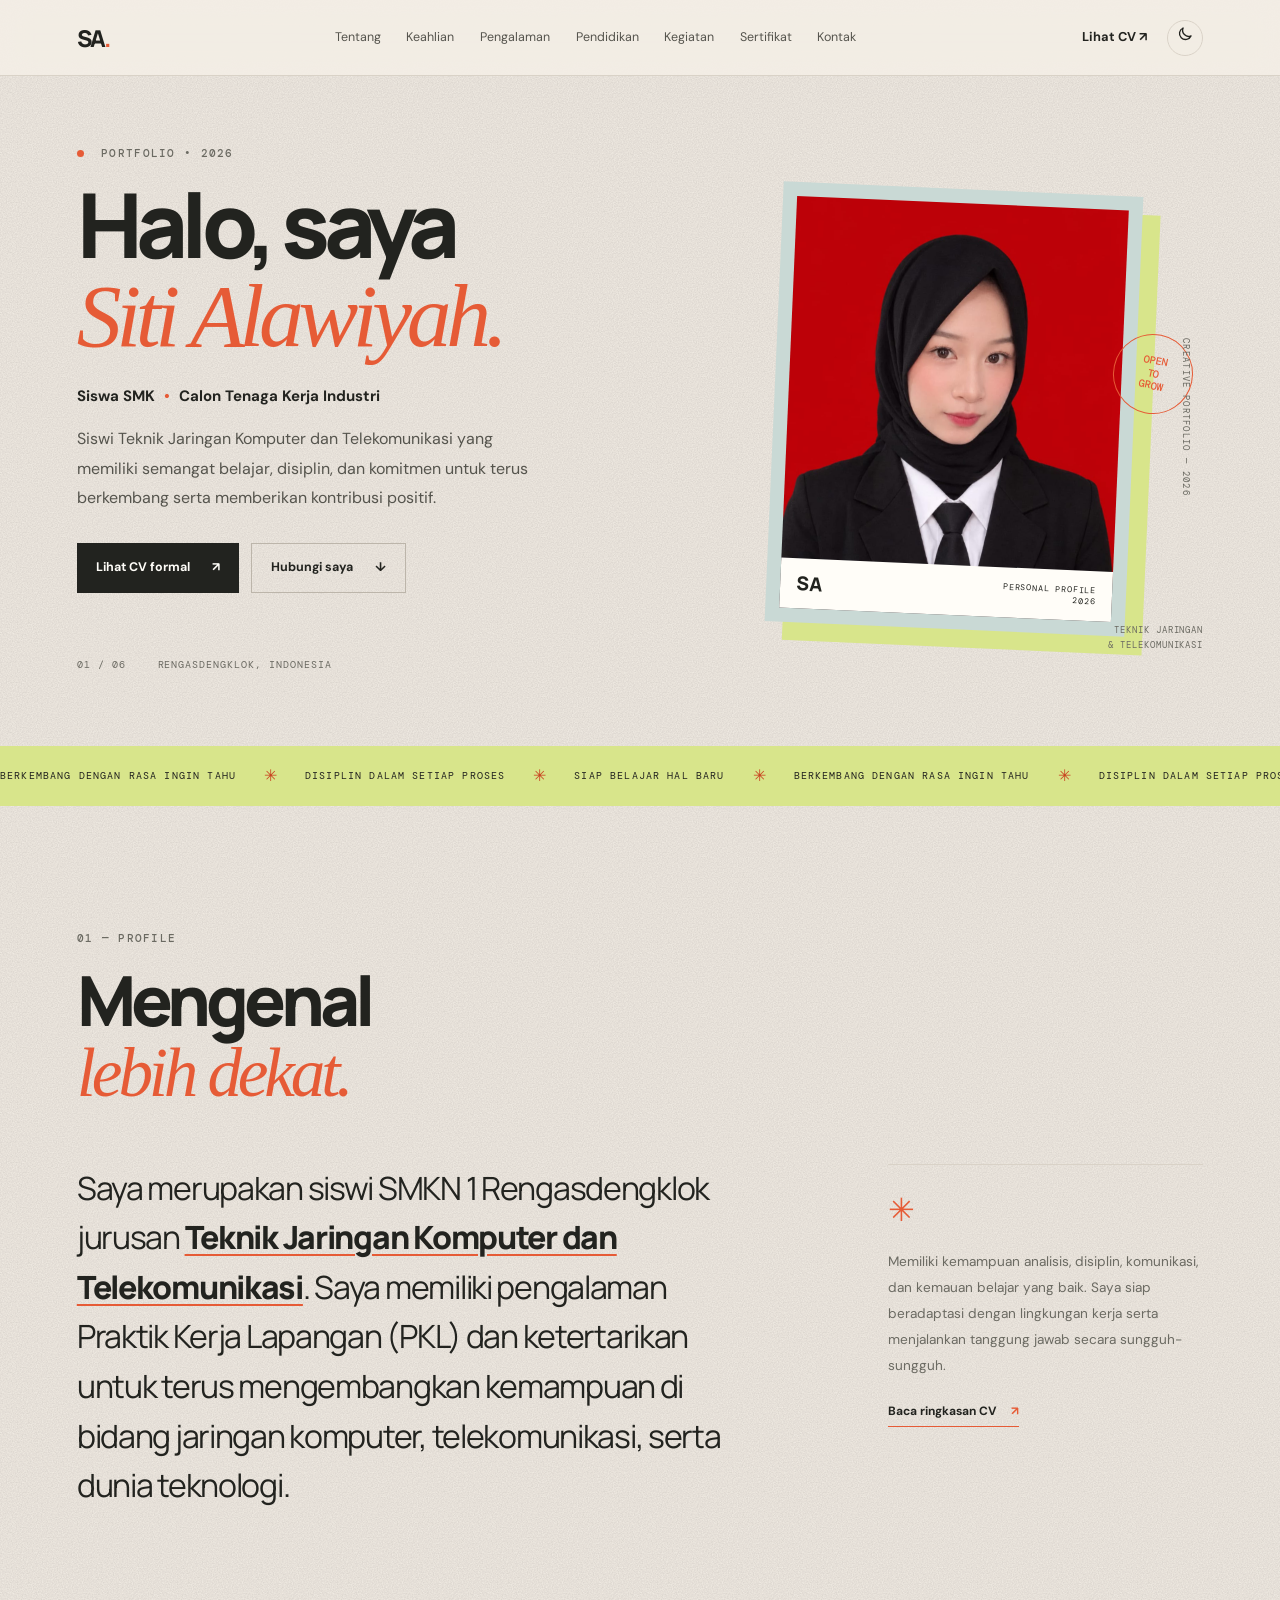
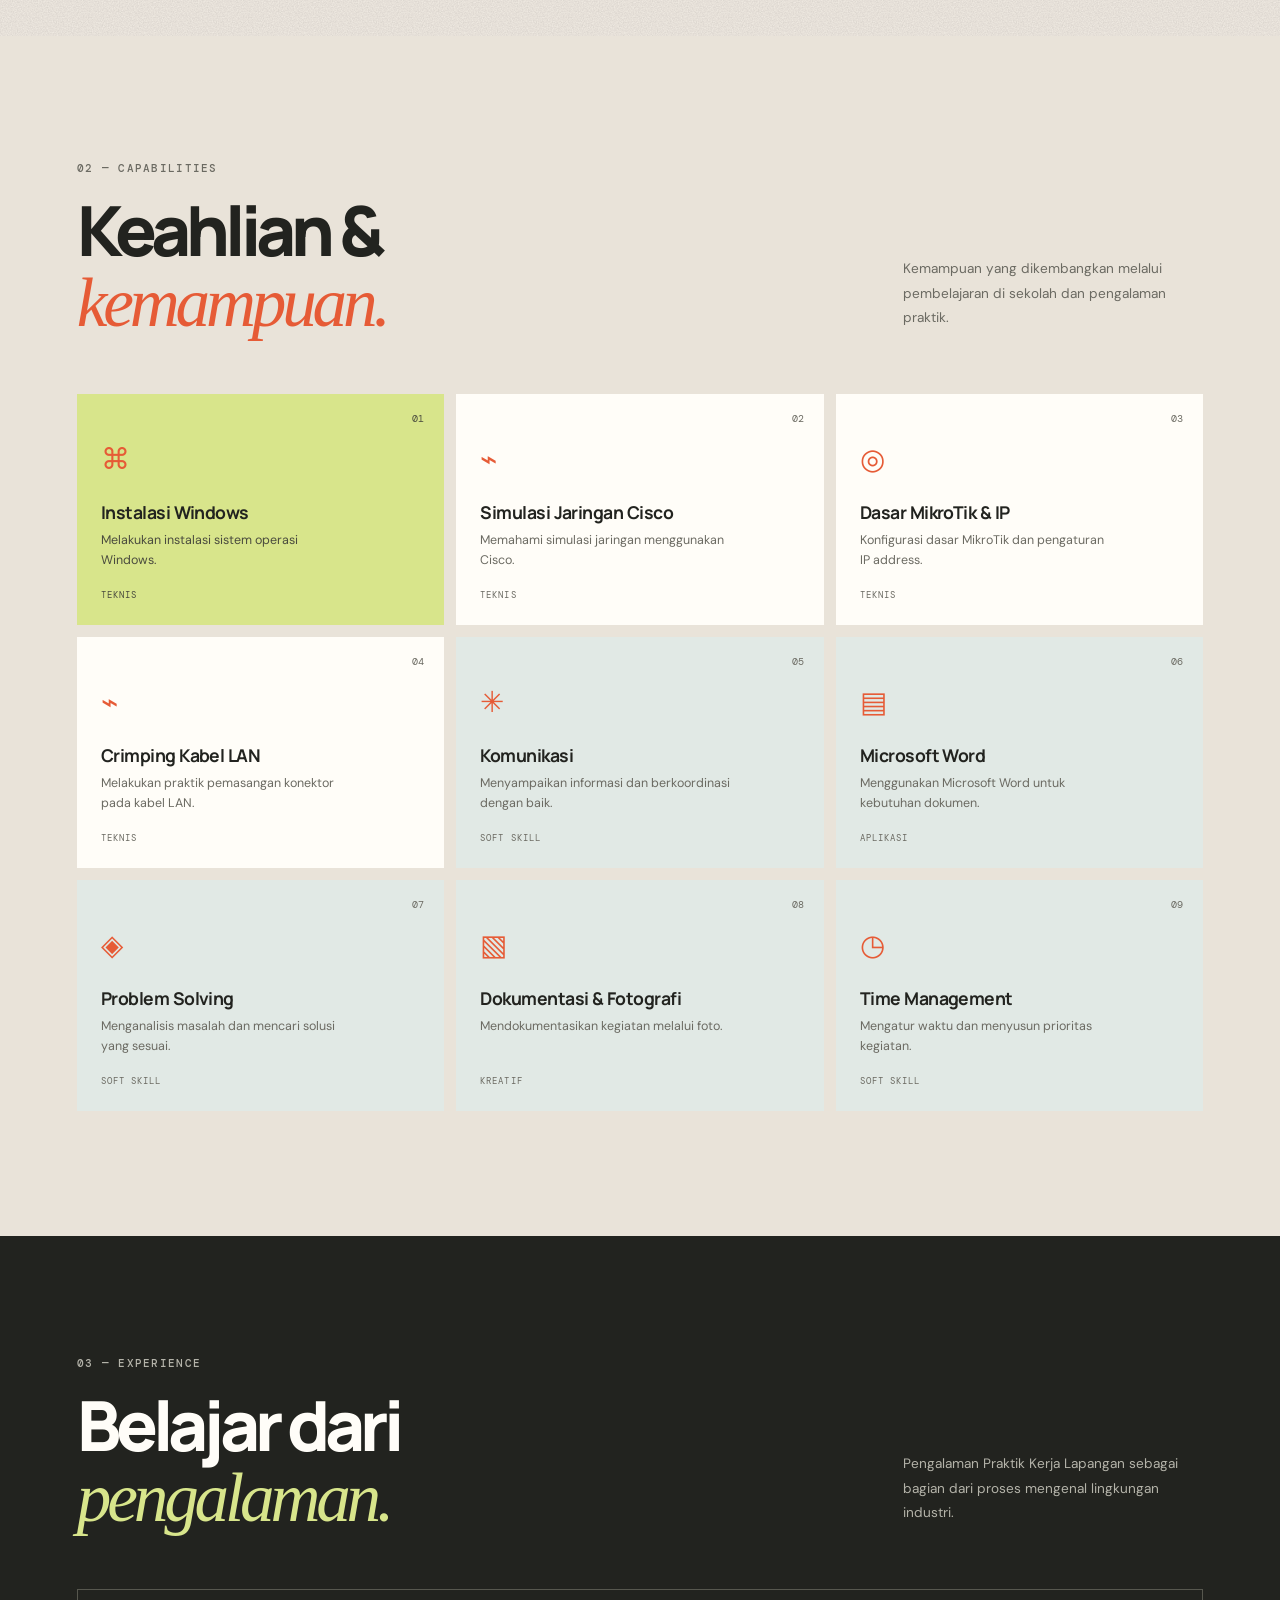
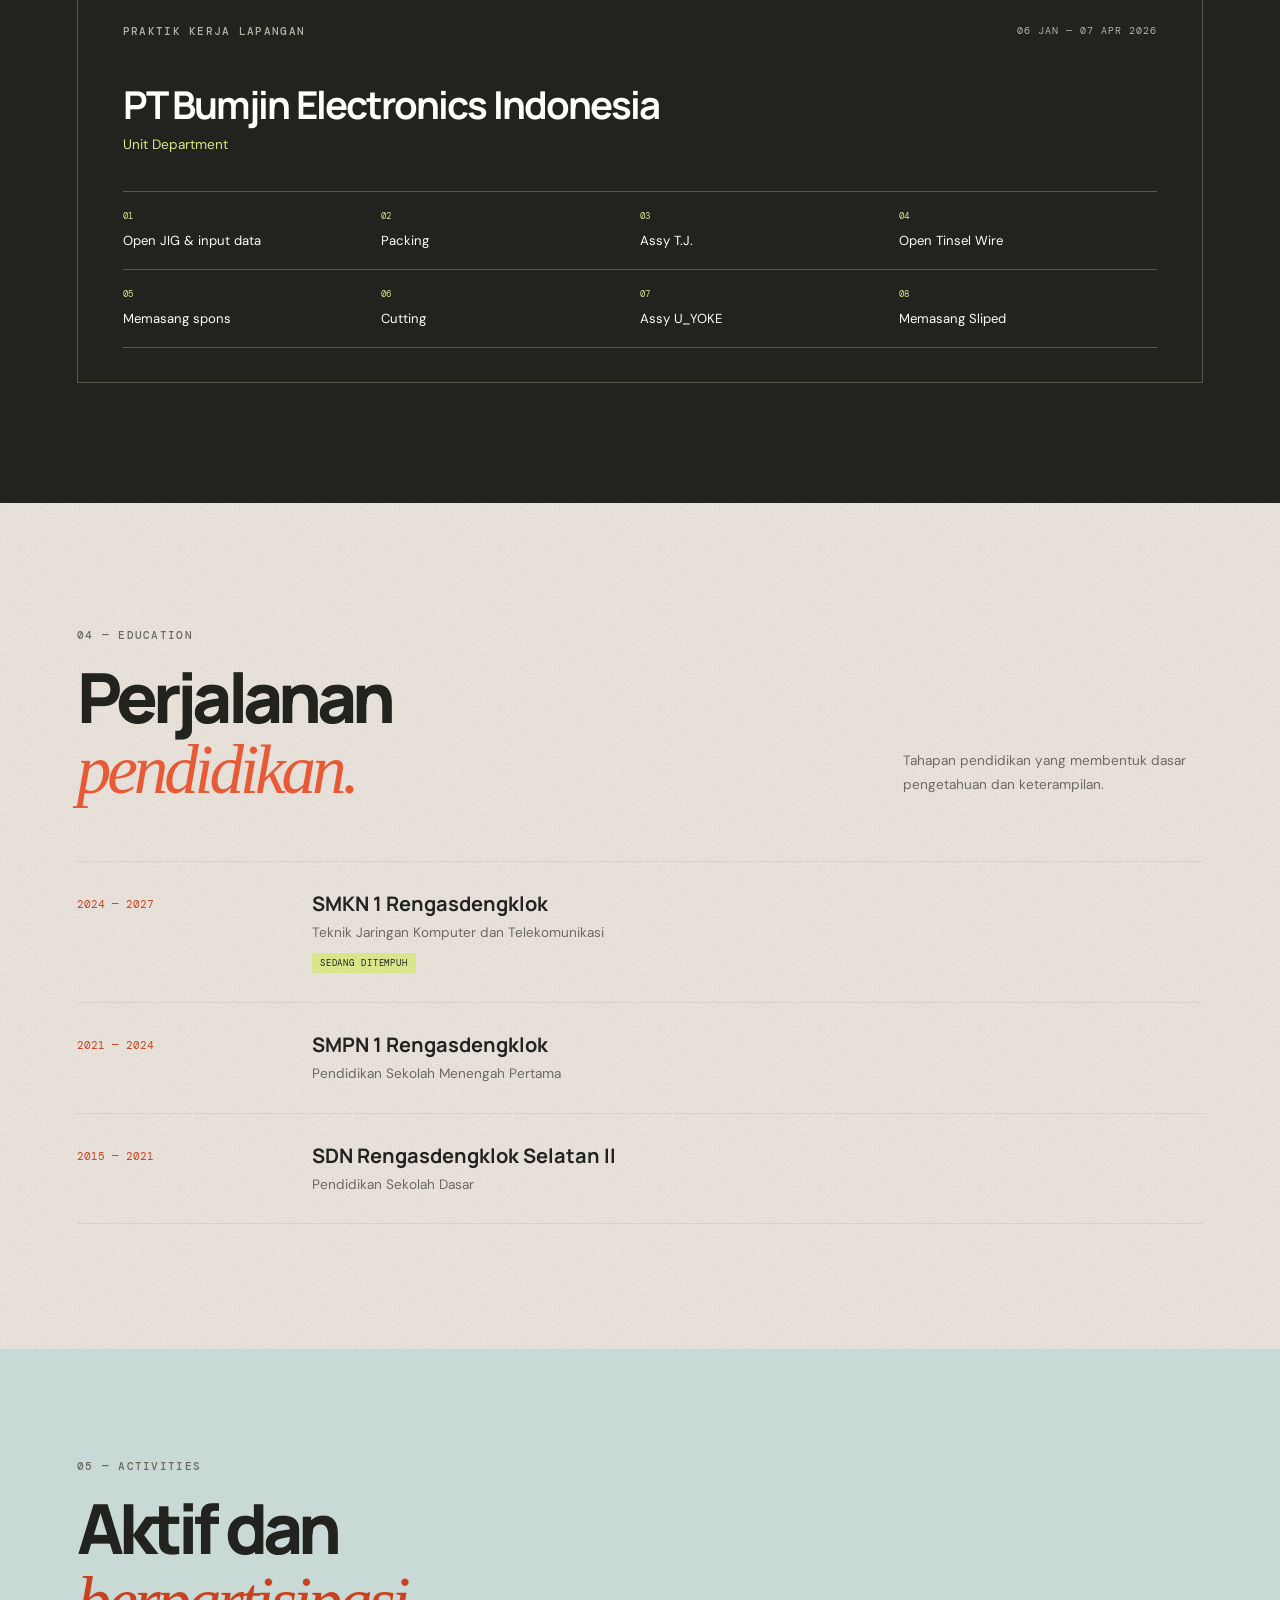
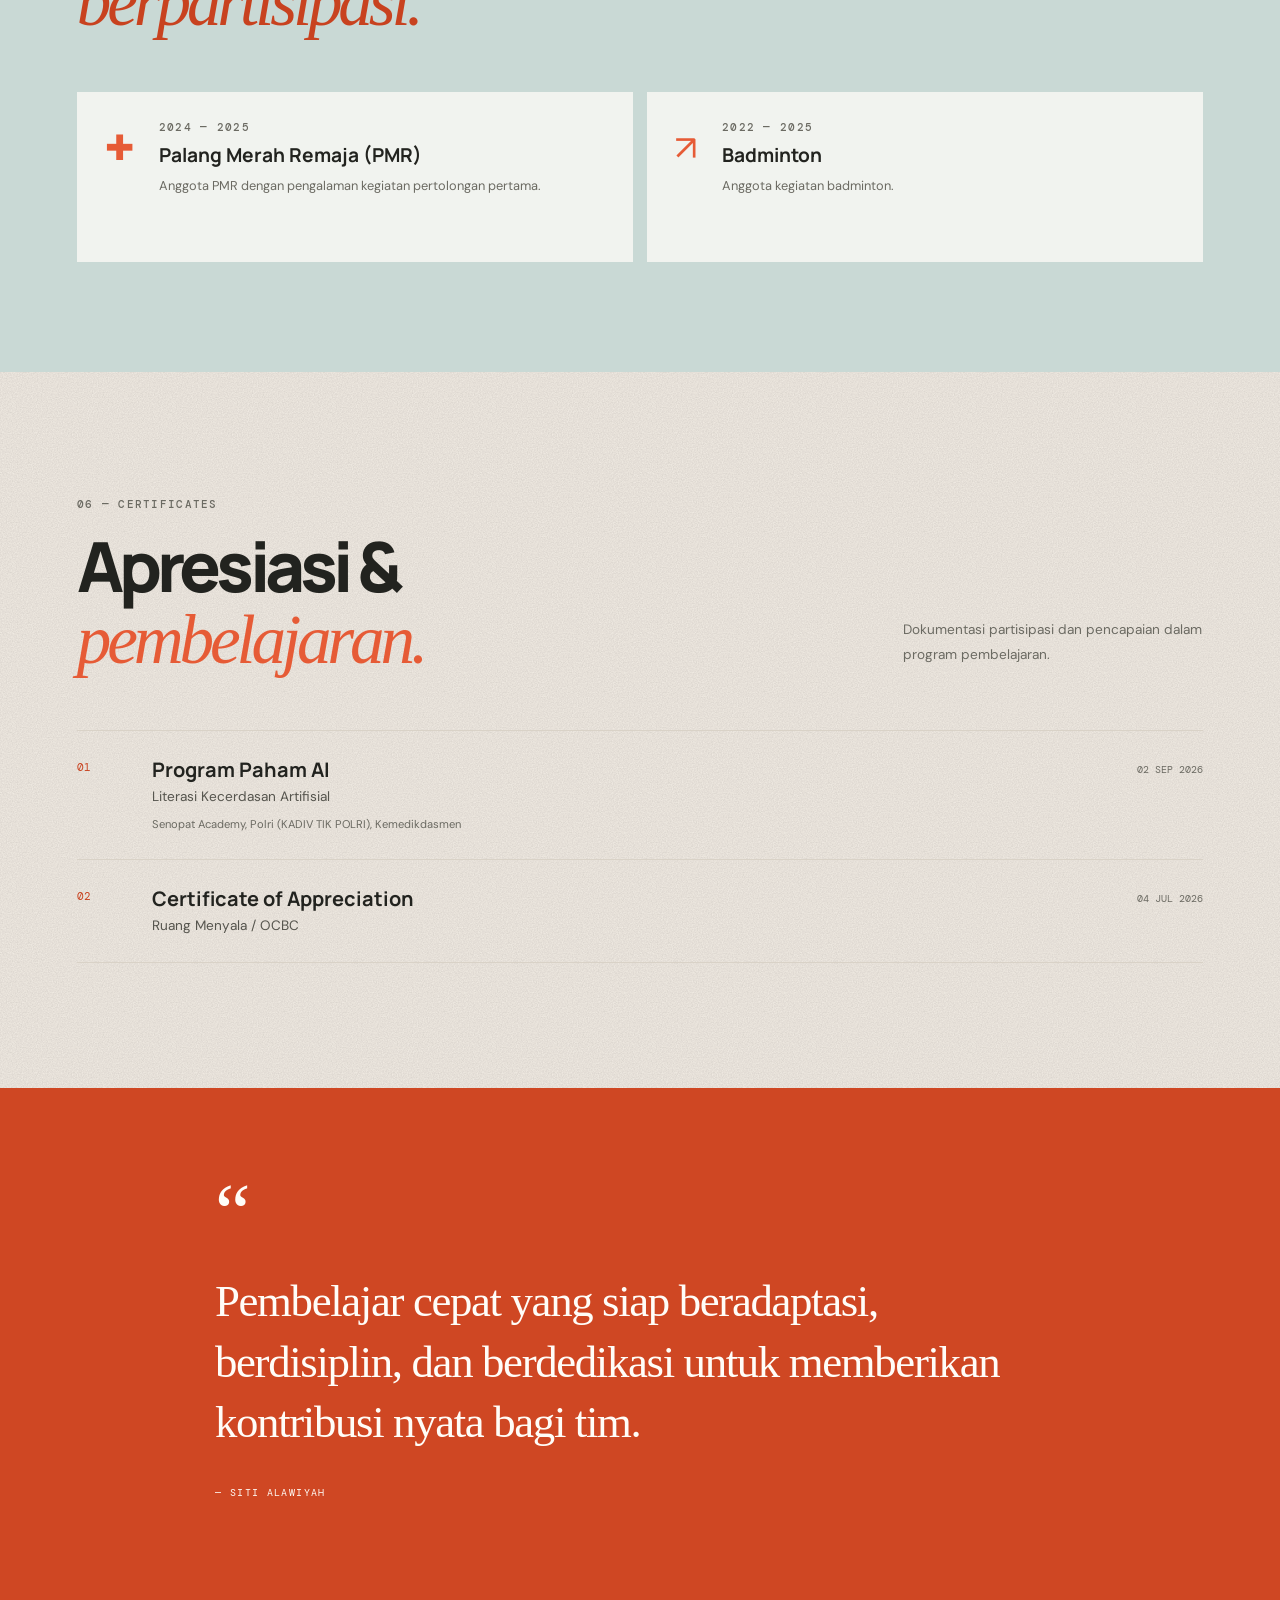
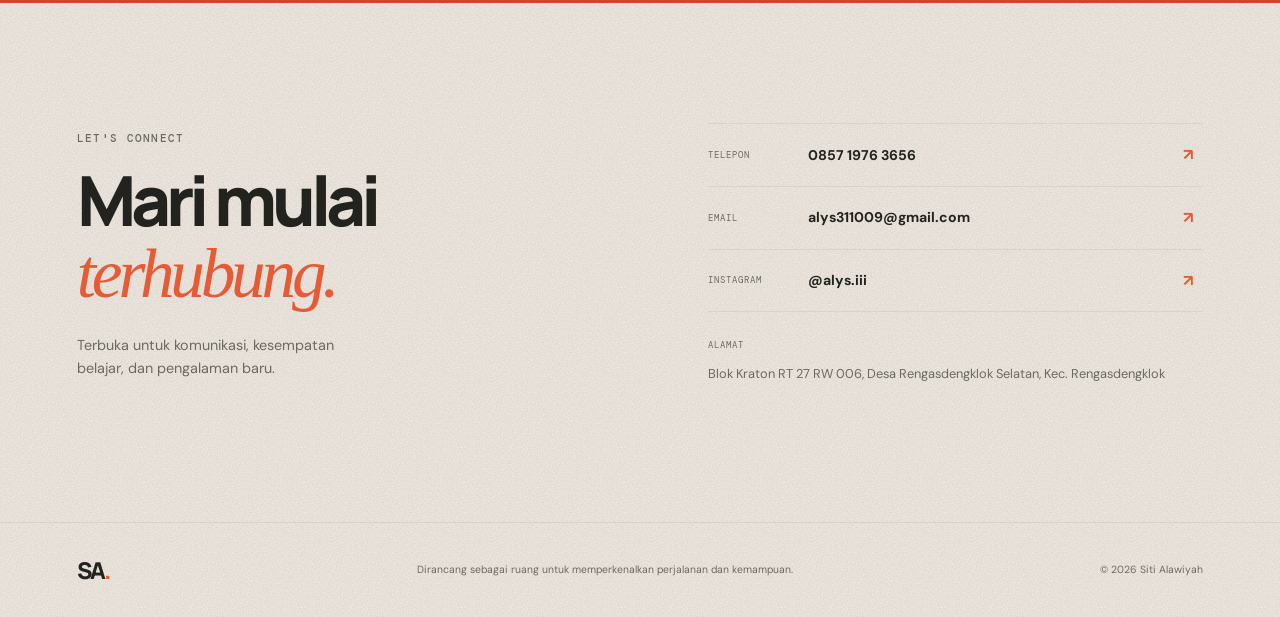
<file: index.html>
<!doctype html>
<html lang="id">
<head>
  <meta charset="utf-8">
  <meta name="viewport" content="width=device-width, initial-scale=1">
  <meta name="theme-color" content="#f4eee6">
  <meta name="color-scheme" content="light dark">
  <script>
    (function () {
      var r = document.documentElement;
      r.classList.add("js");
      var t = null;
      try { t = localStorage.getItem("siti-theme"); } catch (e) {}
      if (t !== "dark" && t !== "light") {
        t = window.matchMedia && window.matchMedia("(prefers-color-scheme: dark)").matches ? "dark" : "light";
      }
      r.setAttribute("data-theme", t);
      var m = document.querySelector('meta[name="theme-color"]');
      if (m) m.setAttribute("content", t === "dark" ? "#1b1c19" : "#f4eee6");
      setTimeout(function () {
        if (!r.classList.contains("reveal-ready")) r.classList.add("reveal-fallback");
      }, 2500);
    })();
  </script>
  <meta name="description" content="Portfolio Siti Alawiyah — siswi SMK Teknik Jaringan Komputer dan Telekomunikasi.">
  <title>Siti Alawiyah — Portfolio</title>
  <link rel="preconnect" href="https://fonts.googleapis.com">
  <link rel="preconnect" href="https://fonts.gstatic.com" crossorigin>
  <link href="https://fonts.googleapis.com/css2?family=DM+Mono:wght@400;500&family=DM+Sans:wght@400;500;600;700&family=Manrope:wght@500;600;700;800&display=swap" rel="stylesheet">
  <link rel="stylesheet" href="assets/css/style.css">
  <script src="assets/js/image-cache.js" defer></script>
  <script src="assets/js/main.js" defer></script>
</head>
<body>
  <a class="skip-link" href="#main">Lewati ke konten</a>
  <div class="scroll-progress" id="scrollProgress" aria-hidden="true"><span></span></div>
  <header class="site-header">
    <a class="wordmark" href="#home" aria-label="Siti Alawiyah, beranda">SA<span>.</span></a>
    <nav class="desktop-nav" aria-label="Navigasi utama">
      <a href="#about">Tentang</a><a href="#skills">Keahlian</a><a href="#experience">Pengalaman</a><a href="#education">Pendidikan</a><a href="#activities">Kegiatan</a><a href="#certificates">Sertifikat</a><a href="#contact">Kontak</a>
    </nav>
    <div class="header-actions">
      <a class="text-link" href="cv.html">Lihat CV <span aria-hidden="true">↗</span></a>
      <button class="theme-button" id="themeToggle" type="button" aria-label="Mode gelap" aria-pressed="false" title="Beralih ke mode gelap">
        <span class="icon-moon" aria-hidden="true"><svg viewBox="0 0 24 24" width="18" height="18" fill="none" stroke="currentColor" stroke-width="1.8" stroke-linecap="round" stroke-linejoin="round"><path d="M20 14.5A8 8 0 0 1 9.5 4a8 8 0 1 0 10.5 10.5z"/></svg></span>
        <span class="icon-sun" aria-hidden="true"><svg viewBox="0 0 24 24" width="18" height="18" fill="none" stroke="currentColor" stroke-width="1.8" stroke-linecap="round" stroke-linejoin="round"><circle cx="12" cy="12" r="4"/><path d="M12 2v2M12 20v2M4.9 4.9l1.4 1.4M17.7 17.7l1.4 1.4M2 12h2M20 12h2M4.9 19.1l1.4-1.4M17.7 6.3l1.4-1.4"/></svg></span>
      </button>
      <button class="menu-button" id="menuToggle" type="button" aria-label="Menu navigasi" aria-expanded="false" aria-controls="mobileNav"><span class="menu-bars" aria-hidden="true"><i></i><i></i></span></button>
    </div>
  </header>
  <nav class="mobile-nav" id="mobileNav" aria-label="Menu navigasi">
    <a href="#about">Tentang</a><a href="#skills">Keahlian</a><a href="#experience">Pengalaman</a><a href="#education">Pendidikan</a><a href="#activities">Kegiatan</a><a href="#certificates">Sertifikat</a><a href="#contact">Kontak</a>
  </nav>

  <main id="main">
    <section class="hero section-wrap" id="home">
      <div class="hero-copy">
        <p class="eyebrow" data-reveal><span class="eyebrow-dot" aria-hidden="true"></span> PORTFOLIO • 2026</p>
        <h1 data-reveal>Halo, saya<br><em>Siti Alawiyah.</em></h1>
        <p class="hero-role" data-reveal>Siswa SMK <span>•</span> Calon Tenaga Kerja Industri</p>
        <p class="hero-intro" data-reveal>Siswi Teknik Jaringan Komputer dan Telekomunikasi yang memiliki semangat belajar, disiplin, dan komitmen untuk terus berkembang serta memberikan kontribusi positif.</p>
        <div class="hero-actions" data-reveal>
          <a class="button button-dark" href="cv.html">Lihat CV formal <span aria-hidden="true">↗</span></a>
          <a class="button button-line" href="#contact">Hubungi saya <span aria-hidden="true">↓</span></a>
        </div>
        <div class="hero-index" data-reveal><span>01 / 06</span><span>RENGASDENGKLOK, INDONESIA</span></div>
      </div>
      <div class="hero-visual" data-reveal="scale">
        <div class="portrait-frame">
          <img class="profile-image" src="assets/images/profile.jpg" data-profile-image alt="Foto profil Siti Alawiyah">
          <div class="portrait-caption"><span>SA</span><span>PERSONAL PROFILE<br>2026</span></div>
        </div>
        <div class="visual-stamp" aria-hidden="true">OPEN<br>TO<br>GROW</div>
        <div class="visual-note note-bottom" aria-hidden="true">TEKNIK JARINGAN<br>& TELEKOMUNIKASI</div>
      </div>
      <div class="hero-side-label" aria-hidden="true">CREATIVE PORTFOLIO — 2026</div>
    </section>

    <section class="intro-strip" aria-label="Nilai yang saya pegang">
      <div class="ticker-track">
        <div class="ticker-group"><p>BERKEMBANG DENGAN RASA INGIN TAHU</p><span aria-hidden="true">✳</span><p>DISIPLIN DALAM SETIAP PROSES</p><span aria-hidden="true">✳</span><p>SIAP BELAJAR HAL BARU</p><span aria-hidden="true">✳</span></div>
        <div class="ticker-group" aria-hidden="true"><p>BERKEMBANG DENGAN RASA INGIN TAHU</p><span aria-hidden="true">✳</span><p>DISIPLIN DALAM SETIAP PROSES</p><span aria-hidden="true">✳</span><p>SIAP BELAJAR HAL BARU</p><span aria-hidden="true">✳</span></div>
      </div>
    </section>

    <section class="content-section section-wrap" id="about">
      <div class="section-heading" data-reveal>
        <p class="eyebrow">01 — PROFILE</p>
        <h2>Mengenal<br><em>lebih dekat.</em></h2>
      </div>
      <div class="about-layout">
        <p class="large-copy" data-reveal>Saya merupakan siswi SMKN 1 Rengasdengklok jurusan <strong>Teknik Jaringan Komputer dan Telekomunikasi</strong>. Saya memiliki pengalaman Praktik Kerja Lapangan (PKL) dan ketertarikan untuk terus mengembangkan kemampuan di bidang jaringan komputer, telekomunikasi, serta dunia teknologi.</p>
        <div class="about-aside" data-reveal>
          <span class="aside-mark" aria-hidden="true">✳</span>
          <p>Memiliki kemampuan analisis, disiplin, komunikasi, dan kemauan belajar yang baik. Saya siap beradaptasi dengan lingkungan kerja serta menjalankan tanggung jawab secara sungguh-sungguh.</p>
          <a class="under-link" href="cv.html">Baca ringkasan CV <span aria-hidden="true">↗</span></a>
        </div>
      </div>
    </section>

    <section class="content-section section-wrap skills-section" id="skills">
      <div class="section-heading row-heading" data-reveal>
        <div><p class="eyebrow">02 — CAPABILITIES</p><h2>Keahlian &<br><em>kemampuan.</em></h2></div>
        <p class="heading-aside">Kemampuan yang dikembangkan melalui pembelajaran di sekolah dan pengalaman praktik.</p>
      </div>
      <div class="skills-grid">
        <article data-reveal class="skill-card skill-featured"><span class="skill-number">01</span><span class="skill-icon" aria-hidden="true">⌘</span><h3>Instalasi Windows</h3><p>Melakukan instalasi sistem operasi Windows.</p><span class="skill-tag">TEKNIS</span></article>
        <article data-reveal class="skill-card"><span class="skill-number">02</span><span class="skill-icon" aria-hidden="true">⌁</span><h3>Simulasi Jaringan Cisco</h3><p>Memahami simulasi jaringan menggunakan Cisco.</p><span class="skill-tag">TEKNIS</span></article>
        <article data-reveal class="skill-card"><span class="skill-number">03</span><span class="skill-icon" aria-hidden="true">◎</span><h3>Dasar MikroTik & IP</h3><p>Konfigurasi dasar MikroTik dan pengaturan IP address.</p><span class="skill-tag">TEKNIS</span></article>
        <article data-reveal class="skill-card"><span class="skill-number">04</span><span class="skill-icon" aria-hidden="true">⌁</span><h3>Crimping Kabel LAN</h3><p>Melakukan praktik pemasangan konektor pada kabel LAN.</p><span class="skill-tag">TEKNIS</span></article>
        <article data-reveal class="skill-card skill-soft"><span class="skill-number">05</span><span class="skill-icon" aria-hidden="true">✳</span><h3>Komunikasi</h3><p>Menyampaikan informasi dan berkoordinasi dengan baik.</p><span class="skill-tag">SOFT SKILL</span></article>
        <article data-reveal class="skill-card skill-soft"><span class="skill-number">06</span><span class="skill-icon" aria-hidden="true">▤</span><h3>Microsoft Word</h3><p>Menggunakan Microsoft Word untuk kebutuhan dokumen.</p><span class="skill-tag">APLIKASI</span></article>
        <article data-reveal class="skill-card skill-soft"><span class="skill-number">07</span><span class="skill-icon" aria-hidden="true">◈</span><h3>Problem Solving</h3><p>Menganalisis masalah dan mencari solusi yang sesuai.</p><span class="skill-tag">SOFT SKILL</span></article>
        <article data-reveal class="skill-card skill-soft"><span class="skill-number">08</span><span class="skill-icon" aria-hidden="true">▧</span><h3>Dokumentasi & Fotografi</h3><p>Mendokumentasikan kegiatan melalui foto.</p><span class="skill-tag">KREATIF</span></article>
        <article data-reveal class="skill-card skill-soft"><span class="skill-number">09</span><span class="skill-icon" aria-hidden="true">◷</span><h3>Time Management</h3><p>Mengatur waktu dan menyusun prioritas kegiatan.</p><span class="skill-tag">SOFT SKILL</span></article>
      </div>
    </section>

    <section class="content-section experience-section" id="experience">
      <div class="section-wrap">
        <div class="section-heading row-heading" data-reveal>
          <div><p class="eyebrow">03 — EXPERIENCE</p><h2>Belajar dari<br><em>pengalaman.</em></h2></div>
          <p class="heading-aside">Pengalaman Praktik Kerja Lapangan sebagai bagian dari proses mengenal lingkungan industri.</p>
        </div>
        <article class="experience-card" data-reveal>
          <div class="experience-top"><span class="eyebrow">PRAKTIK KERJA LAPANGAN</span><span class="date-label">06 JAN — 07 APR 2026</span></div>
          <h3>PT Bumjin Electronics Indonesia</h3>
          <p class="experience-role">Unit Department</p>
          <div class="task-list">
            <div data-reveal><span>01</span> Open JIG & input data</div>
            <div data-reveal><span>02</span> Packing</div>
            <div data-reveal><span>03</span> Assy T.J.</div>
            <div data-reveal><span>04</span> Open Tinsel Wire</div>
            <div data-reveal><span>05</span> Memasang spons</div>
            <div data-reveal><span>06</span> Cutting</div>
            <div data-reveal><span>07</span> Assy U_YOKE</div>
            <div data-reveal><span>08</span> Memasang Sliped</div>
          </div>
        </article>
      </div>
    </section>

    <section class="content-section section-wrap" id="education">
      <div class="section-heading row-heading" data-reveal>
        <div><p class="eyebrow">04 — EDUCATION</p><h2>Perjalanan<br><em>pendidikan.</em></h2></div>
        <p class="heading-aside">Tahapan pendidikan yang membentuk dasar pengetahuan dan keterampilan.</p>
      </div>
      <div class="timeline">
        <article class="timeline-item" data-reveal><span class="timeline-year">2024 — 2027</span><div><h3>SMKN 1 Rengasdengklok</h3><p>Teknik Jaringan Komputer dan Telekomunikasi</p><span class="timeline-status">SEDANG DITEMPUH</span></div></article>
        <article class="timeline-item" data-reveal><span class="timeline-year">2021 — 2024</span><div><h3>SMPN 1 Rengasdengklok</h3><p>Pendidikan Sekolah Menengah Pertama</p></div></article>
        <article class="timeline-item" data-reveal><span class="timeline-year">2015 — 2021</span><div><h3>SDN Rengasdengklok Selatan II</h3><p>Pendidikan Sekolah Dasar</p></div></article>
      </div>
    </section>

    <section class="content-section activity-section" id="activities">
      <div class="section-wrap">
        <div class="section-heading" data-reveal><p class="eyebrow">05 — ACTIVITIES</p><h2>Aktif dan<br><em>berpartisipasi.</em></h2></div>
        <div class="activity-grid">
          <article class="activity-card" data-reveal><span class="activity-symbol" aria-hidden="true">✚</span><div><p class="eyebrow">2024 — 2025</p><h3>Palang Merah Remaja (PMR)</h3><p>Anggota PMR dengan pengalaman kegiatan pertolongan pertama.</p></div></article>
          <article class="activity-card" data-reveal><span class="activity-symbol" aria-hidden="true">↗</span><div><p class="eyebrow">2022 — 2025</p><h3>Badminton</h3><p>Anggota kegiatan badminton.</p></div></article>
        </div>
      </div>
    </section>

    <section class="content-section section-wrap" id="certificates">
      <div class="section-heading row-heading" data-reveal>
        <div><p class="eyebrow">06 — CERTIFICATES</p><h2>Apresiasi &<br><em>pembelajaran.</em></h2></div>
        <p class="heading-aside">Dokumentasi partisipasi dan pencapaian dalam program pembelajaran.</p>
      </div>
      <div class="certificate-list">
        <article class="certificate-item" data-reveal><span class="certificate-index">01</span><div><h3>Program Paham AI</h3><p>Literasi Kecerdasan Artifisial</p><small>Senopat Academy, Polri (KADIV TIK POLRI), Kemedikdasmen</small></div><time datetime="2026-09-02">02 SEP 2026</time></article>
        <article class="certificate-item" data-reveal><span class="certificate-index">02</span><div><h3>Certificate of Appreciation</h3><p>Ruang Menyala / OCBC</p></div><time datetime="2026-07-04">04 JUL 2026</time></article>
      </div>
    </section>

    <section class="quote-section">
      <div class="section-wrap quote-inner" data-reveal><span class="quote-mark" aria-hidden="true">“</span><blockquote>Pembelajar cepat yang siap beradaptasi, berdisiplin, dan berdedikasi untuk memberikan kontribusi nyata bagi tim.</blockquote><span class="quote-credit">— SITI ALAWIYAH</span></div>
    </section>

    <section class="contact-section section-wrap" id="contact">
      <div data-reveal><p class="eyebrow">LET'S CONNECT</p><h2>Mari mulai<br><em>terhubung.</em></h2><p class="contact-intro">Terbuka untuk komunikasi, kesempatan belajar, dan pengalaman baru.</p></div>
      <div class="contact-panel" data-reveal>
        <a href="tel:085719763656"><span>TELEPON</span><strong>0857 1976 3656</strong><b aria-hidden="true">↗</b></a>
        <a href="mailto:alys311009@gmail.com"><span>EMAIL</span><strong>alys311009@gmail.com</strong><b aria-hidden="true">↗</b></a>
        <a href="https://instagram.com/alys.iii" target="_blank" rel="noopener noreferrer"><span>INSTAGRAM</span><strong>@alys.iii</strong><b aria-hidden="true">↗</b></a>
        <div class="contact-address"><span>ALAMAT</span><p>Blok Kraton RT 27 RW 006, Desa Rengasdengklok Selatan, Kec. Rengasdengklok</p></div>
      </div>
    </section>
  </main>

  <footer class="site-footer"><a class="wordmark" href="#home">SA<span>.</span></a><p>Dirancang sebagai ruang untuk memperkenalkan perjalanan dan kemampuan.</p><span>© <span id="year"></span> Siti Alawiyah</span></footer>
  <a class="back-top" href="#home" aria-label="Kembali ke atas"><svg viewBox="0 0 24 24" width="18" height="18" fill="none" stroke="currentColor" stroke-width="2" stroke-linecap="round" stroke-linejoin="round" aria-hidden="true"><path d="M12 19V5M5 12l7-7 7 7"/></svg></a>
</body>
</html>
</file>
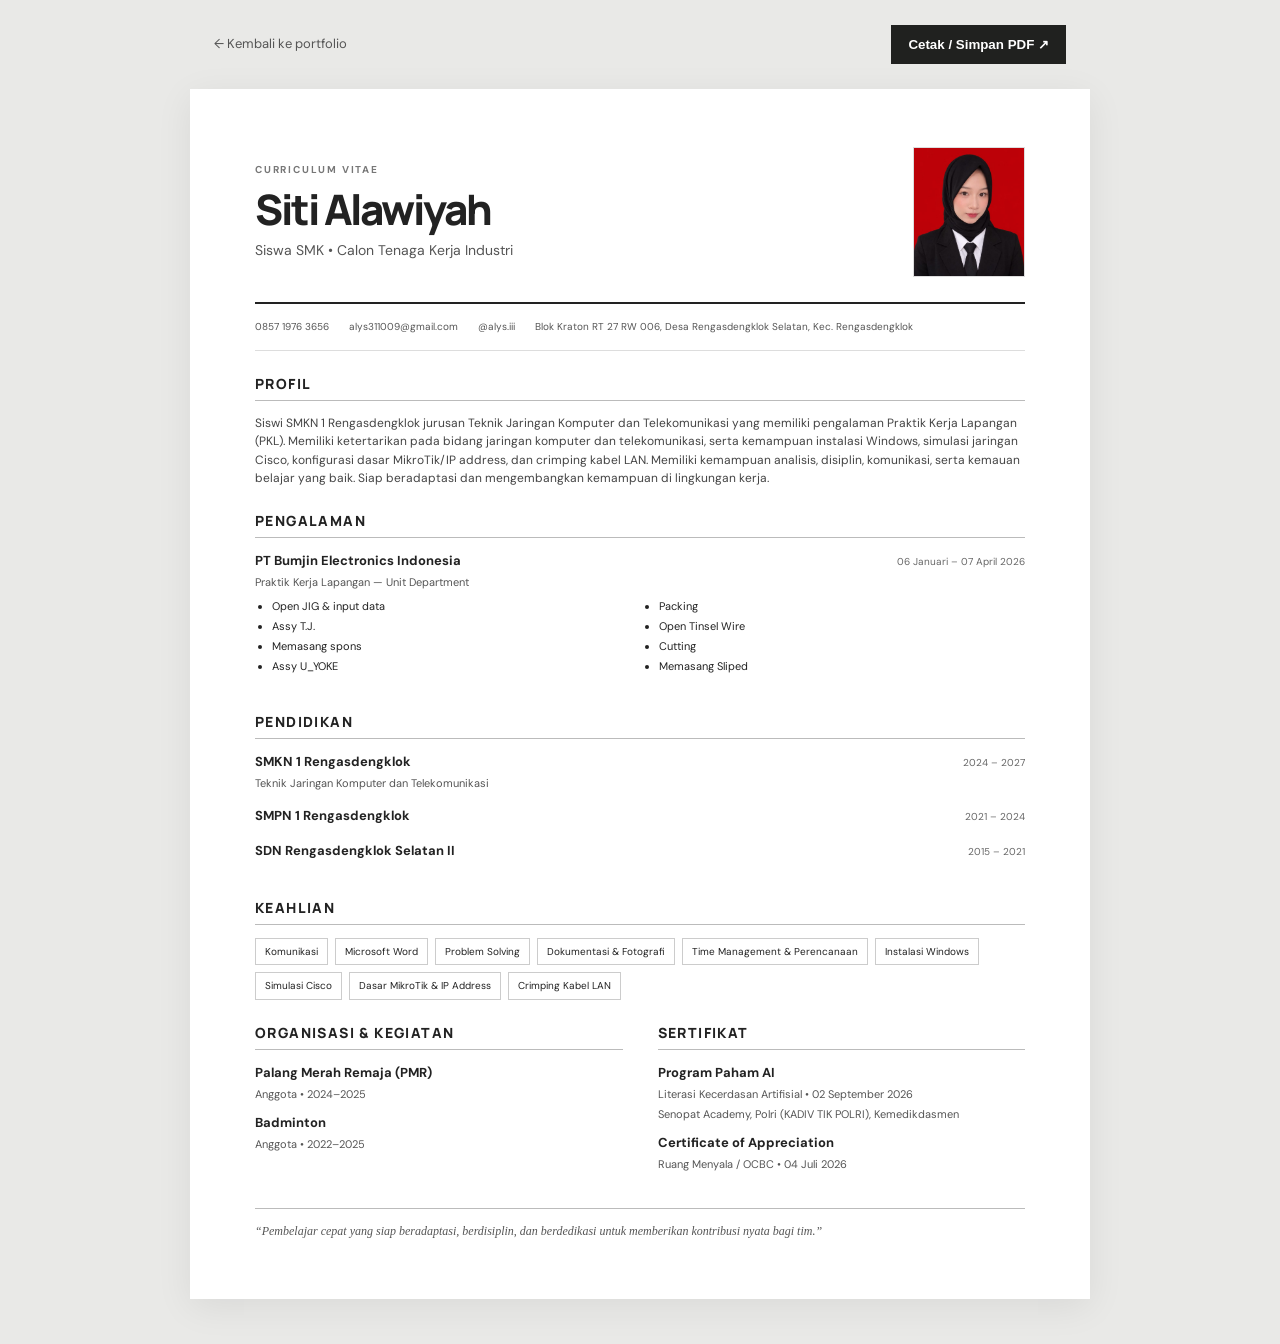
<file: cv.html>
<!doctype html>
<html lang="id">
<head>
  <meta charset="utf-8"><meta name="viewport" content="width=device-width, initial-scale=1">
  <meta name="description" content="Curriculum Vitae Siti Alawiyah">
  <meta name="color-scheme" content="light">
  <title>CV — Siti Alawiyah</title>
  <link rel="preconnect" href="https://fonts.googleapis.com"><link rel="preconnect" href="https://fonts.gstatic.com" crossorigin>
  <link href="https://fonts.googleapis.com/css2?family=DM+Sans:wght@400;500;600;700&family=Manrope:wght@600;700;800&display=swap" rel="stylesheet">
  <link rel="stylesheet" href="assets/css/cv.css">
  <script src="assets/js/image-cache.js" defer></script>
  <script src="assets/js/cv.js" defer></script>
</head>
<body>
  <div class="cv-toolbar"><a href="index.html">← Kembali ke portfolio</a><button id="printButton" type="button" hidden>Cetak / Simpan PDF <span aria-hidden="true">↗</span></button></div>
  <main class="resume">
    <header class="resume-header">
      <div><p class="resume-kicker">CURRICULUM VITAE</p><h1>Siti Alawiyah</h1><p class="resume-role">Siswa SMK • Calon Tenaga Kerja Industri</p></div>
      <img class="profile-image resume-photo" src="assets/images/profile.jpg" data-profile-image alt="Foto profil Siti Alawiyah">
    </header>
    <div class="resume-contact">
      <span>0857 1976 3656</span><span>alys311009@gmail.com</span><span>@alys.iii</span>
      <span>Blok Kraton RT 27 RW 006, Desa Rengasdengklok Selatan, Kec. Rengasdengklok</span>
    </div>
    <section class="resume-section"><h2>Profil</h2><p>Siswi SMKN 1 Rengasdengklok jurusan Teknik Jaringan Komputer dan Telekomunikasi yang memiliki pengalaman Praktik Kerja Lapangan (PKL). Memiliki ketertarikan pada bidang jaringan komputer dan telekomunikasi, serta kemampuan instalasi Windows, simulasi jaringan Cisco, konfigurasi dasar MikroTik/IP address, dan crimping kabel LAN. Memiliki kemampuan analisis, disiplin, komunikasi, serta kemauan belajar yang baik. Siap beradaptasi dan mengembangkan kemampuan di lingkungan kerja.</p></section>
    <section class="resume-section"><h2>Pengalaman</h2><div class="resume-entry"><div class="entry-heading"><h3>PT Bumjin Electronics Indonesia</h3><span>06 Januari – 07 April 2026</span></div><p class="entry-sub">Praktik Kerja Lapangan — Unit Department</p><ul class="compact-list"><li>Open JIG & input data</li><li>Packing</li><li>Assy T.J.</li><li>Open Tinsel Wire</li><li>Memasang spons</li><li>Cutting</li><li>Assy U_YOKE</li><li>Memasang Sliped</li></ul></div></section>
    <section class="resume-section"><h2>Pendidikan</h2><div class="resume-entry"><div class="entry-heading"><h3>SMKN 1 Rengasdengklok</h3><span>2024 – 2027</span></div><p>Teknik Jaringan Komputer dan Telekomunikasi</p></div><div class="resume-entry"><div class="entry-heading"><h3>SMPN 1 Rengasdengklok</h3><span>2021 – 2024</span></div></div><div class="resume-entry"><div class="entry-heading"><h3>SDN Rengasdengklok Selatan II</h3><span>2015 – 2021</span></div></div></section>
    <section class="resume-section"><h2>Keahlian</h2><div class="resume-skills"><span>Komunikasi</span><span>Microsoft Word</span><span>Problem Solving</span><span>Dokumentasi & Fotografi</span><span>Time Management & Perencanaan</span><span>Instalasi Windows</span><span>Simulasi Cisco</span><span>Dasar MikroTik & IP Address</span><span>Crimping Kabel LAN</span></div></section>
    <section class="resume-section two-col"><div><h2>Organisasi & Kegiatan</h2><div class="resume-entry"><h3>Palang Merah Remaja (PMR)</h3><p>Anggota • 2024–2025</p></div><div class="resume-entry"><h3>Badminton</h3><p>Anggota • 2022–2025</p></div></div><div><h2>Sertifikat</h2><div class="resume-entry"><h3>Program Paham AI</h3><p>Literasi Kecerdasan Artifisial • 02 September 2026</p><p>Senopat Academy, Polri (KADIV TIK POLRI), Kemedikdasmen</p></div><div class="resume-entry"><h3>Certificate of Appreciation</h3><p>Ruang Menyala / OCBC • 04 Juli 2026</p></div></div></section>
    <footer class="resume-footer">“Pembelajar cepat yang siap beradaptasi, berdisiplin, dan berdedikasi untuk memberikan kontribusi nyata bagi tim.”</footer>
  </main>
</body>
</html>
</file>
<file: assets/css/style.css>
/* Siti Alawiyah — editorial portfolio */
:root{color-scheme:light;--header-h:76px;--ease:cubic-bezier(.22,.8,.24,1);--paper:#f4eee6;--paper-2:#e9e3d9;--ink:#22231f;--on-ink:#fffdf8;--muted:#6b6a62;--muted-strong:#55544d;--line:#d9d2c7;--line-strong:#bcb5aa;--orange:#e65b36;--orange-text:#c8421f;--lime:#d8e58b;--on-lime:#22231f;--blue:#c9d9d5;--soft:#e1e9e5;--white:#fffdf8;--card-glass:rgba(255,253,248,.75);--header-bg:rgba(244,238,230,.88);--header-bg-solid:rgba(244,238,230,.97);--band-bg:#22231f;--band-fg:#fffdf8;--band-line:#57574e;--band-muted:#b4b3a9;--quote-bg:#cf4723;--shadow:0 18px 30px -22px rgba(34,35,31,.5);--grain:url("data:image/svg+xml,%3Csvg xmlns='http://www.w3.org/2000/svg' width='160' height='160'%3E%3Cfilter id='n'%3E%3CfeTurbulence type='fractalNoise' baseFrequency='.8' numOctaves='2' stitchTiles='stitch'/%3E%3CfeColorMatrix values='0 0 0 0 0 0 0 0 0 0 0 0 0 0 0 .12 0 0 0 0'/%3E%3C/filter%3E%3Crect width='100%25' height='100%25' filter='url(%23n)'/%3E%3C/svg%3E");--serif:Georgia,"Times New Roman",serif;--sans:"DM Sans",Arial,sans-serif;--display:"Manrope",Arial,sans-serif;--mono:"DM Mono",monospace}
*{box-sizing:border-box}html{scroll-behavior:smooth;scroll-padding-top:calc(var(--header-h) + 14px)}body{margin:0;background:var(--paper) var(--grain);overflow-x:clip;color:var(--ink);font-family:var(--sans);line-height:1.6}a{color:inherit;text-decoration:none}button{font:inherit}.skip-link{position:absolute;left:-999px;top:10px;background:var(--ink);color:white;padding:10px;z-index:99}.skip-link:focus{left:10px}
.site-header{height:var(--header-h);padding:0 6vw;display:flex;align-items:center;justify-content:space-between;border-bottom:1px solid var(--line);position:sticky;top:0;background:var(--header-bg);backdrop-filter:blur(14px) saturate(1.2);-webkit-backdrop-filter:blur(14px) saturate(1.2);z-index:20;transition:background-color .3s,box-shadow .3s}.wordmark{font:800 1.45rem var(--display);letter-spacing:-.1em}.wordmark span{color:var(--orange)}.desktop-nav{display:flex;gap:clamp(14px,2vw,30px);font-size:.78rem;color:var(--muted-strong)}.desktop-nav a:hover,.text-link:hover{color:var(--orange)}.header-actions{display:flex;align-items:center;gap:20px}.text-link{font-size:.8rem;font-weight:700}.theme-button{width:36px;height:36px;border:1px solid var(--line);border-radius:50%;background:transparent;color:var(--ink);cursor:pointer;display:grid;place-items:center;padding:0;transition:border-color .2s,background-color .2s,transform .25s var(--ease)}
.section-wrap{width:min(1180px,88%);margin-inline:auto}.hero{min-height:670px;display:grid;grid-template-columns:1.05fr .95fr;align-items:center;gap:7%;padding-top:70px;padding-bottom:75px;position:relative}.eyebrow{font:500 .67rem var(--mono);letter-spacing:.12em;color:var(--muted);margin:0 0 20px}.eyebrow-dot{display:inline-block;width:7px;height:7px;border-radius:50%;background:var(--orange);margin-right:9px}.hero h1{font:800 clamp(3.5rem,7vw,6.7rem)/.98 var(--display);letter-spacing:-.075em;margin:0 0 24px}.hero h1 em,.section-heading h2 em,.contact-section h2 em{font-family:var(--serif);font-weight:400;color:var(--orange);letter-spacing:-.06em}.hero-role{font-weight:700;font-size:.94rem;margin:0 0 14px}.hero-role span{color:var(--orange);padding:0 5px}.hero-intro{max-width:470px;color:var(--muted-strong);font-size:1rem;line-height:1.85}.hero-actions{display:flex;gap:12px;margin-top:30px;flex-wrap:wrap}.button{padding:14px 19px;font-size:.78rem;font-weight:700;display:inline-flex;gap:22px;align-items:center;transition:.2s}.button:hover{transform:translateY(-3px)}.button-dark{background:var(--ink);color:var(--on-ink)}.button-line{border:1px solid var(--line-strong)}.hero-index{display:flex;gap:32px;margin-top:65px;font: .6rem var(--mono);letter-spacing:.1em;color:var(--muted)}.hero-visual{height:500px;position:relative;display:flex;align-items:center;justify-content:center}.portrait-frame{width:min(360px,76%);height:440px;background:var(--blue);position:relative;transform:rotate(2.5deg);padding:14px;box-shadow:18px 18px 0 var(--lime)}.portrait-frame img{width:100%;height:100%;object-fit:cover;display:block;background:var(--soft)}.portrait-caption{position:absolute;bottom:14px;left:14px;right:14px;background:var(--white);display:flex;justify-content:space-between;align-items:center;padding:12px 16px}.portrait-caption span:first-child{font:800 1.2rem var(--display)}.portrait-caption span:last-child{font:.52rem var(--mono);letter-spacing:.1em;text-align:right}.visual-note{position:absolute;font: .58rem/1.6 var(--mono);letter-spacing:.1em;color:var(--muted)}.note-top{top:15px;left:2%}.note-bottom{bottom:6px;right:0;text-align:right}.visual-stamp{position:absolute;right:2%;top:35%;width:80px;height:80px;border:1px solid var(--orange);border-radius:50%;display:grid;place-content:center;text-align:center;color:var(--orange);font:500 .65rem/1.2 var(--mono);transform:rotate(12deg)}.hero-side-label{position:absolute;right:-5.5%;top:50%;transform:rotate(90deg);font:.55rem var(--mono);letter-spacing:.15em;color:var(--muted)}
.intro-strip{overflow:hidden;background:var(--lime);color:var(--on-lime);padding:17px 0}.ticker-track{display:flex;width:max-content;animation:ticker 38s linear infinite}.ticker-group{display:flex;align-items:center;gap:28px;padding-right:28px;flex-shrink:0}.ticker-group p{margin:0;white-space:nowrap;font:.6rem var(--mono);letter-spacing:.12em}.ticker-group span{font-size:1rem;color:#c8421f}
.content-section{padding-top:125px;padding-bottom:125px}.section-heading{margin-bottom:55px}.section-heading h2,.contact-section h2{font:800 clamp(2.8rem,5.4vw,4.7rem)/1.02 var(--display);letter-spacing:-.07em;margin:0}.row-heading{display:flex;justify-content:space-between;align-items:end;gap:35px}.heading-aside{max-width:300px;color:var(--muted);font-size:.85rem;line-height:1.8;margin:0 0 8px}.about-layout{display:grid;grid-template-columns:1.5fr .7fr;gap:12%;align-items:start}.large-copy{font:400 clamp(1.45rem,2.5vw,2.25rem)/1.55 var(--display);letter-spacing:-.04em;margin:0}.large-copy strong{font-weight:800;text-decoration:underline;text-decoration-color:var(--orange);text-decoration-thickness:2px;text-underline-offset:5px}.about-aside{border-top:1px solid var(--line);padding-top:20px}.aside-mark{font-size:2rem;color:var(--orange)}.about-aside p{font-size:.85rem;color:var(--muted);line-height:1.9}.under-link{display:inline-block;margin-top:10px;border-bottom:1px solid var(--orange);padding-bottom:5px;font-size:.75rem;font-weight:700}.under-link span{color:var(--orange);margin-left:12px}
.skills-section{background:var(--paper-2);width:100%;padding-inline:max(6%,calc((100% - 1180px)/2))}.skills-grid{display:grid;grid-template-columns:repeat(3,1fr);gap:12px}.skill-card{min-height:220px;padding:24px;background:var(--white);position:relative;display:flex;flex-direction:column;align-items:flex-start;transition:transform .25s}.skill-card:hover{transform:translateY(-5px)}.skill-featured{background:var(--lime)}.skill-soft{background:var(--soft)}.skill-number{position:absolute;right:20px;top:18px;font:.62rem var(--mono);color:var(--muted)}.skill-icon{font-size:1.8rem;color:var(--orange);margin:18px 0}.skill-card h3{font:700 1.1rem var(--display);letter-spacing:-.03em;margin:0 0 7px}.skill-card p{font-size:.78rem;color:var(--muted);margin:0;max-width:250px}.skill-tag{margin-top:auto;padding-top:18px;font:.55rem var(--mono);letter-spacing:.12em;color:var(--muted)}.section-footnote{font-size:.68rem;color:var(--muted);margin:18px 0 0}
.experience-section{background:var(--band-bg);color:var(--band-fg);padding:120px 0}.experience-section .eyebrow,.experience-section .heading-aside{color:var(--band-muted)}.experience-section .section-heading h2 em{color:var(--lime)}.experience-card{border:1px solid var(--band-line);padding:34px 4%;margin-top:20px}.experience-top{display:flex;justify-content:space-between;gap:20px;color:var(--band-muted)}.date-label{font:.62rem var(--mono);letter-spacing:.1em}.experience-card h3{font:700 clamp(1.7rem,3vw,2.6rem) var(--display);letter-spacing:-.05em;margin:20px 0 3px}.experience-role{color:var(--lime);font-size:.85rem;margin:0 0 35px}.task-list{display:grid;grid-template-columns:repeat(4,1fr);border-top:1px solid var(--band-line)}.task-list div{padding:18px 10px 18px 0;border-bottom:1px solid var(--band-line);font-size:.82rem}.task-list span{display:block;color:var(--lime);font:.58rem var(--mono);margin-bottom:8px}.experience-note{font-size:.65rem;color:var(--band-muted);margin:20px 0 0}
.timeline{border-top:1px solid var(--line)}.timeline-item{display:grid;grid-template-columns:200px 1fr;gap:35px;padding:28px 0;border-bottom:1px solid var(--line)}.timeline-year{font:.68rem var(--mono);color:var(--orange-text);padding-top:7px}.timeline-item h3{font:700 1.25rem var(--display);margin:0 0 5px}.timeline-item p{margin:0;color:var(--muted);font-size:.85rem}.timeline-status{display:inline-block;margin-top:10px;background:var(--lime);color:var(--on-lime);padding:4px 8px;font:.55rem var(--mono);letter-spacing:.1em}
.activity-section{background:var(--blue);padding:110px 0}.activity-section .section-heading h2 em{color:var(--orange-text)}.activity-grid{display:grid;grid-template-columns:1fr 1fr;gap:14px}.activity-card{background:var(--card-glass);padding:28px;display:flex;gap:25px;min-height:170px}.activity-symbol{font-size:2.2rem;color:var(--orange)}.activity-card .eyebrow{margin-bottom:8px}.activity-card h3{font:700 1.2rem var(--display);margin:0 0 8px}.activity-card p:last-child{font-size:.8rem;color:var(--muted);margin:0}
.certificate-list{border-top:1px solid var(--line)}.certificate-item{display:grid;grid-template-columns:55px 1fr 140px;gap:20px;padding:25px 0;border-bottom:1px solid var(--line);align-items:start}.certificate-index{font:.7rem var(--mono);color:var(--orange-text);padding-top:4px}.certificate-item h3{font:700 1.25rem var(--display);margin:0 0 3px}.certificate-item p{margin:0;color:var(--muted-strong);font-size:.85rem}.certificate-item small{display:block;color:var(--muted);font-size:.7rem;margin-top:8px}.certificate-item time{font:.6rem var(--mono);color:var(--muted);text-align:right;padding-top:7px}
.quote-section{background:var(--quote-bg);color:#fffdf8;padding:100px 0}.quote-inner{max-width:850px}.quote-mark{font:5rem var(--serif);line-height:.6}.quote-inner blockquote{font:400 clamp(1.8rem,3.5vw,3.2rem)/1.35 var(--serif);letter-spacing:-.03em;margin:25px 0}.quote-credit{font:.62rem var(--mono);letter-spacing:.14em}
.contact-section{padding-top:120px;padding-bottom:120px;display:grid;grid-template-columns:1fr 1fr;gap:12%;align-items:center}.contact-section h2 em{color:var(--orange)}.contact-intro{max-width:300px;color:var(--muted);font-size:.9rem;margin-top:25px}.contact-panel{border-top:1px solid var(--line)}.contact-panel>a{display:grid;grid-template-columns:90px 1fr 20px;align-items:center;gap:10px;padding:18px 0;border-bottom:1px solid var(--line)}.contact-panel>a span,.contact-address span{font:.56rem var(--mono);letter-spacing:.12em;color:var(--muted)}.contact-panel>a strong{font-size:.88rem}.contact-panel>a b{color:var(--orange)}.contact-address{padding:18px 0}.contact-address p{font-size:.8rem;margin:8px 0 0;color:var(--muted)}
.site-footer{border-top:1px solid var(--line);padding:28px 6%;display:flex;align-items:center;justify-content:space-between;gap:20px}.site-footer p,.site-footer>span{font-size:.65rem;color:var(--muted)}.back-top{position:fixed;right:22px;bottom:22px;width:42px;height:42px;background:var(--ink);color:var(--on-ink);display:grid;place-items:center;border-radius:50%;z-index:15;box-shadow:0 4px 15px #0002}
[data-theme=dark]{color-scheme:dark;--paper:#1b1c19;--paper-2:#23241f;--ink:#f1eee7;--on-ink:#1b1c19;--muted:#a7a69b;--muted-strong:#c6c4b9;--line:#3a3b34;--line-strong:#55564d;--orange:#ff7a52;--orange-text:#ff8f6b;--lime:#d3e17c;--on-lime:#22231f;--blue:#2a3633;--soft:#2c3330;--white:#262722;--card-glass:rgba(38,39,34,.82);--header-bg:rgba(27,28,25,.86);--header-bg-solid:rgba(27,28,25,.97);--band-bg:#11120f;--band-fg:#f1eee7;--band-line:#3f4038;--band-muted:#a7a69b;--quote-bg:#b3401f;--shadow:0 20px 34px -22px rgba(0,0,0,.8);--grain:url("data:image/svg+xml,%3Csvg xmlns='http://www.w3.org/2000/svg' width='160' height='160'%3E%3Cfilter id='n'%3E%3CfeTurbulence type='fractalNoise' baseFrequency='.8' numOctaves='2' stitchTiles='stitch'/%3E%3CfeColorMatrix values='0 0 0 0 1 0 0 0 0 1 0 0 0 0 1 .1 0 0 0 0'/%3E%3C/filter%3E%3Crect width='100%25' height='100%25' filter='url(%23n)'/%3E%3C/svg%3E")}
@media(max-width:800px){.desktop-nav{display:none}.hero{grid-template-columns:1fr;gap:35px;padding-top:65px}.hero-visual{height:420px;grid-row:1}.hero-copy{grid-row:2}.portrait-frame{height:370px;width:min(310px,75%)}.hero-side-label{display:none}.hero-index{margin-top:35px}.ticker-group p{font-size:.55rem}.about-layout,.contact-section{grid-template-columns:1fr;gap:35px}.skills-grid{grid-template-columns:repeat(2,1fr)}.task-list{grid-template-columns:repeat(2,1fr)}.row-heading{align-items:start;flex-direction:column;gap:18px}.heading-aside{max-width:460px}.contact-section{padding-top:85px;padding-bottom:85px}}
@media(max-width:520px){.site-header{padding-inline:6%}.header-actions{gap:12px}.text-link{font-size:.72rem}.section-wrap{width:88%}.hero{padding-top:40px;min-height:auto}.hero-visual{height:350px}.portrait-frame{height:315px;width:72%;padding:10px;box-shadow:12px 12px 0 var(--lime)}.portrait-caption{left:10px;right:10px;bottom:10px}.visual-stamp{right:0;width:65px;height:65px;font-size:.55rem}.note-top{left:0;top:0}.note-bottom{bottom:0}.hero h1{font-size:clamp(2.6rem,13vw,3.5rem)}.hero-index{gap:15px;font-size:.52rem}.content-section{padding-top:80px;padding-bottom:80px}.section-heading{margin-bottom:35px}.section-heading h2,.contact-section h2{font-size:clamp(2.4rem,12vw,3rem)}.large-copy{font-size:1.45rem}.skills-grid{grid-template-columns:1fr}.skill-card{min-height:185px}.experience-section,.activity-section{padding:80px 0}.experience-card{padding:22px 18px}.experience-top{flex-direction:column;gap:8px}.task-list div{font-size:.75rem}.timeline-item{grid-template-columns:1fr;gap:8px;padding:22px 0}.activity-grid{grid-template-columns:1fr}.activity-card{padding:22px;min-height:140px}.certificate-item{grid-template-columns:30px 1fr;gap:10px}.certificate-item time{grid-column:2;text-align:left;padding:0}.certificate-item h3{font-size:1.05rem}.quote-section{padding:75px 0}.quote-inner blockquote{font-size:1.8rem}.contact-panel>a{grid-template-columns:75px 1fr 15px}.contact-panel>a strong{font-size:.78rem;overflow-wrap:anywhere}.site-footer{flex-wrap:wrap}.site-footer p{order:3;width:100%;margin:0}.back-top{right:14px;bottom:14px}}

/* ===== Lapisan tema, motion & interaksi ===== */
:focus-visible{outline:2px solid var(--orange);outline-offset:3px;border-radius:2px}
.skip-link:focus-visible{outline-color:var(--lime)}
::selection{background:var(--lime);color:var(--on-lime)}
h1,h2{overflow-wrap:break-word}
.theme-button .icon-sun{display:none}[data-theme=dark] .theme-button .icon-sun{display:block}[data-theme=dark] .theme-button .icon-moon{display:none}
.theme-button:hover,.menu-button:hover{border-color:var(--orange);color:var(--orange-text)}.theme-button:active,.menu-button:active{transform:scale(.92)}
html.theme-anim,html.theme-anim *,html.theme-anim *::before,html.theme-anim *::after{transition:background-color .4s ease,color .4s ease,border-color .4s ease,box-shadow .4s ease!important}

/* progress & header */
.scroll-progress{position:fixed;top:0;left:0;right:0;height:3px;z-index:30;pointer-events:none}.scroll-progress span{display:block;height:100%;background:var(--orange);transform:scaleX(var(--progress,0));transform-origin:0 50%;will-change:transform}
.site-header.is-scrolled{background:var(--header-bg-solid);box-shadow:0 12px 30px -22px rgba(0,0,0,.55)}

/* navigasi */
.desktop-nav a{position:relative;padding:6px 0}.desktop-nav a::after{content:"";position:absolute;left:0;right:0;bottom:0;height:2px;background:var(--orange);transform:scaleX(0);transform-origin:0 50%;transition:transform .35s var(--ease)}.desktop-nav a:hover::after,.desktop-nav a.active::after{transform:scaleX(1)}.desktop-nav a.active{color:var(--ink);font-weight:600}
.text-link span,.button span,.under-link span,.contact-panel>a b{display:inline-block;transition:transform .3s var(--ease)}.text-link:hover span{transform:translate(2px,-2px)}
.menu-button{display:none;width:36px;height:36px;border:1px solid var(--line);border-radius:50%;background:transparent;color:var(--ink);cursor:pointer;padding:0;place-items:center;transition:border-color .2s,transform .25s var(--ease)}
.menu-bars{position:relative;width:16px;height:10px;display:block}.menu-bars i{position:absolute;left:0;right:0;height:1.5px;background:currentColor;border-radius:2px;transition:transform .35s var(--ease),top .35s var(--ease)}.menu-bars i:first-child{top:1px}.menu-bars i:last-child{top:8px}.menu-button.is-open .menu-bars i:first-child{top:4.5px;transform:rotate(45deg)}.menu-button.is-open .menu-bars i:last-child{top:4.5px;transform:rotate(-45deg)}
.mobile-nav{display:none}

/* tombol */
.button{transition:transform .25s var(--ease),background-color .25s,color .25s,border-color .25s,box-shadow .25s}.button:hover span{transform:translate(3px,-3px)}.button-line:hover span{transform:translateY(3px)}.button-dark:hover{box-shadow:5px 5px 0 var(--orange)}.button-line:hover{border-color:var(--ink);background:var(--ink);color:var(--on-ink)}.button:active{transform:scale(.97)}

/* hero */
.hero .eyebrow-dot{animation:pulse 2.8s ease-in-out infinite}
.portrait-frame{transition:transform .6s var(--ease),box-shadow .6s var(--ease);translate:0 calc(var(--hero-shift,0)*-.06px)}.visual-stamp{translate:0 calc(var(--hero-shift,0)*.12px)}.note-top{translate:0 calc(var(--hero-shift,0)*-.1px)}.note-bottom{translate:0 calc(var(--hero-shift,0)*.08px)}
.hero-visual:active .portrait-frame{transform:rotate(1deg) scale(1.01)}
@keyframes pulse{0%,100%{box-shadow:0 0 0 0 rgba(230,91,54,.5)}50%{box-shadow:0 0 0 7px rgba(230,91,54,0)}}
@keyframes ticker{from{transform:translate3d(0,0,0)}to{transform:translate3d(-50%,0,0)}}
.intro-strip:hover .ticker-track{animation-play-state:paused}

/* kartu & daftar */
.skill-card{transition:transform .35s var(--ease),box-shadow .35s var(--ease)}.skill-card:active{transform:scale(.985)}.skill-icon{transition:transform .4s var(--ease)}
.activity-card{transition:transform .35s var(--ease),box-shadow .35s var(--ease)}.activity-card:active{transform:scale(.985)}.activity-symbol{transition:transform .4s var(--ease)}
.timeline-item>div,.timeline-year,.certificate-item>div{transition:transform .35s var(--ease)}
.task-list div{transition:background-color .25s}
.contact-panel>a{transition:background-color .25s}.contact-panel>a strong{transition:color .2s}.contact-panel>a:active{background:var(--card-glass)}
.under-link:hover span{transform:translate(2px,-2px)}
.skill-featured,.skill-featured h3{color:var(--on-lime)}.skill-featured p,.skill-featured .skill-number,.skill-featured .skill-tag{color:#4a4b3e}
@media(hover:hover){
  .skill-card:hover{transform:translateY(-6px);box-shadow:var(--shadow)}.skill-card:hover .skill-icon{transform:rotate(-8deg) scale(1.12)}
  .activity-card:hover{transform:translateY(-4px);box-shadow:var(--shadow)}.activity-card:hover .activity-symbol{transform:scale(1.15) rotate(6deg)}
  .timeline-item:hover>div,.timeline-item:hover .timeline-year,.certificate-item:hover>div{transform:translateX(8px)}
  .task-list div:hover{background:rgba(255,255,255,.05)}
  .contact-panel>a:hover strong{color:var(--orange-text)}.contact-panel>a:hover b{transform:translate(4px,-4px)}
  .portrait-frame:hover{transform:rotate(1deg);box-shadow:24px 24px 0 var(--lime)}
}

/* back to top */
.back-top{transition:opacity .3s var(--ease),transform .3s var(--ease),visibility 0s}.back-top:hover{transform:translateY(-3px)}.back-top:active{transform:scale(.92)}
.js .back-top{opacity:0;visibility:hidden;transform:translateY(12px);transition:opacity .3s var(--ease),transform .3s var(--ease),visibility 0s linear .3s}.js .back-top.is-visible{opacity:1;visibility:visible;transform:none;transition-delay:0s}.js .back-top.is-visible:hover{transform:translateY(-3px)}

/* reveal on scroll (hanya aktif jika JS berjalan) */
.js [data-reveal]{opacity:0;transform:translate3d(0,22px,0);transition:opacity .7s var(--ease),transform .7s var(--ease);transition-delay:var(--d,0ms)}
.js [data-reveal=scale]{transform:scale(.96)}.js [data-reveal=left]{transform:translate3d(-24px,0,0)}.js [data-reveal=fade]{transform:none}
.js [data-reveal].is-visible{opacity:1;transform:none}
.reveal-fallback [data-reveal]{opacity:1!important;transform:none!important;transition:none!important}

/* menu mobile */
@media(max-width:980px){
  .desktop-nav{display:none}.menu-button{display:grid}
  .mobile-nav{display:flex;flex-direction:column;position:fixed;top:var(--header-h);left:0;right:0;z-index:19;max-height:calc(100vh - var(--header-h));max-height:calc(100dvh - var(--header-h));overflow-y:auto;padding:6px 6vw 22px;background:var(--header-bg-solid);-webkit-backdrop-filter:blur(16px);backdrop-filter:blur(16px);border-bottom:1px solid var(--line);box-shadow:0 24px 40px -28px rgba(0,0,0,.55);opacity:0;visibility:hidden;transform:translate3d(0,-10px,0);transition:opacity .3s var(--ease),transform .35s var(--ease),visibility 0s linear .35s}
  .mobile-nav.is-open{opacity:1;visibility:visible;transform:none;transition-delay:0s}
  .mobile-nav a{display:flex;justify-content:space-between;align-items:center;padding:15px 2px;border-bottom:1px solid var(--line);font:700 1.05rem var(--display);letter-spacing:-.03em;opacity:0;transform:translate3d(0,8px,0);transition:opacity .35s var(--ease),transform .35s var(--ease),color .2s}
  .mobile-nav.is-open a{opacity:1;transform:none}
  .mobile-nav.is-open a:nth-child(1){transition-delay:0.04s}.mobile-nav.is-open a:nth-child(2){transition-delay:0.08s}.mobile-nav.is-open a:nth-child(3){transition-delay:0.12s}.mobile-nav.is-open a:nth-child(4){transition-delay:0.16s}.mobile-nav.is-open a:nth-child(5){transition-delay:0.20s}.mobile-nav.is-open a:nth-child(6){transition-delay:0.24s}.mobile-nav.is-open a:nth-child(7){transition-delay:0.28s}
  .mobile-nav a:active{color:var(--orange-text)}.mobile-nav a.active{color:var(--orange-text)}.mobile-nav a.active::after{content:"";width:8px;height:8px;border-radius:50%;background:var(--orange)}
  html:not(.js) .menu-button{display:none}html:not(.js) .mobile-nav{position:static;opacity:1;visibility:visible;transform:none;box-shadow:none}html:not(.js) .mobile-nav a{opacity:1;transform:none}
}
@media(max-width:520px){:root{--header-h:64px}}

/* gerak dikurangi: harus tetap paling akhir */
@media(prefers-reduced-motion:reduce){
  html{scroll-behavior:auto}
  *,*::before,*::after{animation-duration:.01ms!important;animation-iteration-count:1!important;transition-duration:.01ms!important;transition-delay:0ms!important}
  .ticker-track{animation:none!important;width:auto;flex-wrap:wrap;justify-content:center}.ticker-group[aria-hidden]{display:none}.ticker-group{flex-wrap:wrap;justify-content:center;padding:0 4%}
  .js [data-reveal]{opacity:1!important;transform:none!important}
  .hero-visual *{translate:none!important}
}
</file>
<file: assets/css/cv.css>
*{box-sizing:border-box}body{margin:0;background:#e9e9e7;color:#222;font-family:"DM Sans",Arial,sans-serif;line-height:1.55}.cv-toolbar{max-width:900px;margin:25px auto;display:flex;justify-content:space-between;align-items:center;padding:0 24px}.cv-toolbar a{font-size:13px;color:#555;text-decoration:none}.cv-toolbar button{border:0;background:#20211f;color:white;padding:12px 17px;font-weight:700;cursor:pointer}.resume{background:white;width:min(900px,calc(100% - 36px));margin:0 auto 45px;padding:58px 65px;box-shadow:0 8px 35px #00000012}.resume-header{display:flex;justify-content:space-between;gap:25px;align-items:center;border-bottom:2px solid #222;padding-bottom:25px}.resume-kicker{font-size:10px;letter-spacing:.18em;font-weight:700;color:#777;margin:0 0 8px}.resume-header h1{font:800 42px/1.1 Manrope,Arial,sans-serif;letter-spacing:-.05em;margin:0}.resume-role{margin:8px 0 0;font-size:14px;color:#555}.resume-photo{width:112px;height:130px;object-fit:cover;background:#eee;border:1px solid #ddd}.resume-contact{display:flex;flex-wrap:wrap;gap:7px 20px;padding:15px 0;border-bottom:1px solid #ddd;font-size:10px;color:#555}.resume-section{padding-top:23px}.resume-section h2{font:800 14px Manrope,Arial,sans-serif;text-transform:uppercase;letter-spacing:.1em;border-bottom:1px solid #bbb;padding-bottom:7px;margin:0 0 13px}.resume-section>p{font-size:12px;margin:0;color:#444}.resume-entry{margin:0 0 14px}.entry-heading{display:flex;justify-content:space-between;gap:20px;align-items:baseline}.resume-entry h3{font-size:13px;margin:0;font-weight:700}.entry-heading span{font-size:10px;color:#666;white-space:nowrap}.entry-sub{font-size:11px;color:#555;margin:2px 0 7px}.resume-entry p{font-size:11px;color:#555;margin:3px 0}.compact-list{margin:7px 0 0;padding-left:17px;display:grid;grid-template-columns:repeat(2,1fr);gap:3px 20px;font-size:11px}.resume-skills{display:flex;flex-wrap:wrap;gap:7px}.resume-skills span{border:1px solid #ccc;padding:5px 9px;font-size:10px}.two-col{display:grid;grid-template-columns:1fr 1fr;gap:35px}.two-col .resume-section{padding-top:0}.two-col .resume-entry{margin-bottom:10px}.resume-footer{border-top:1px solid #bbb;margin-top:25px;padding-top:13px;font-family:Georgia,serif;font-style:italic;font-size:12px;color:#555}.profile-image{display:block}@media(max-width:650px){.resume{padding:30px 25px}.resume-header h1{font-size:32px}.resume-photo{width:85px;height:105px}.two-col{grid-template-columns:1fr;gap:22px}.entry-heading{align-items:start;flex-direction:column;gap:2px}.cv-toolbar{padding:0 18px}}@media print{body{background:white}.cv-toolbar{display:none}.resume{width:100%;margin:0;padding:20mm 18mm;box-shadow:none}.resume-section{break-inside:avoid}.resume-header,.resume-contact{break-inside:avoid}@page{size:A4;margin:0}}
.cv-toolbar{flex-wrap:wrap;gap:10px}.cv-toolbar a:hover{color:#000}.cv-toolbar button{transition:background-color .2s,transform .2s}.cv-toolbar button:hover{background:#000}.cv-toolbar button:active{transform:scale(.98)}.cv-toolbar a:focus-visible,.cv-toolbar button:focus-visible{outline:2px solid #e65b36;outline-offset:3px}.resume-photo{max-width:100%}.resume-contact span,.resume-entry p,.resume-section>p{overflow-wrap:anywhere}
@media print{.resume-entry,.resume-footer{break-inside:avoid}.resume-section h2{break-after:avoid}.resume-photo{-webkit-print-color-adjust:exact;print-color-adjust:exact}a{color:inherit;text-decoration:none}}
</file>
